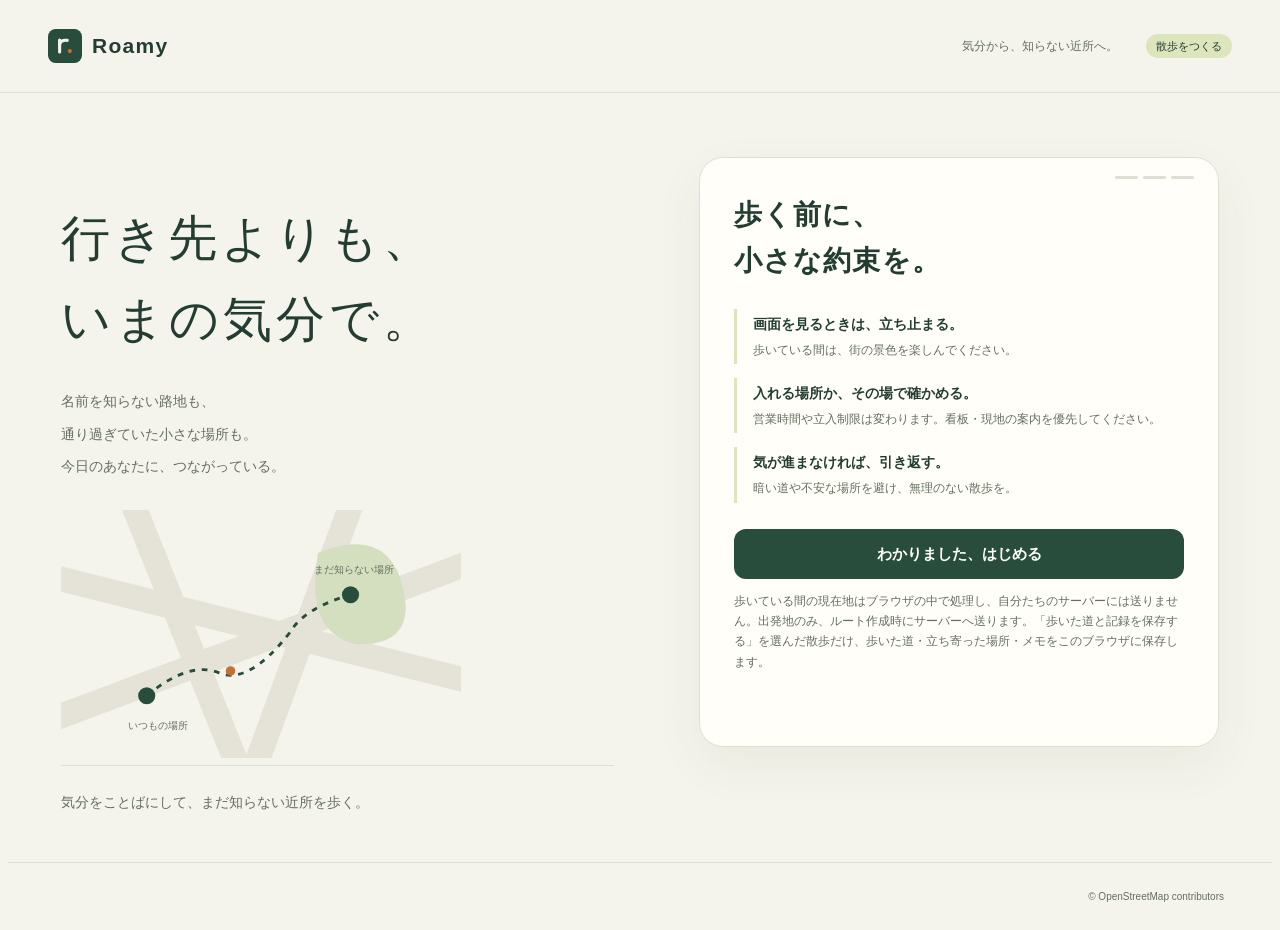
<file: web/index.html>
<!doctype html>
<html lang="ja">
<head>
  <meta charset="utf-8">
  <meta name="viewport" content="width=device-width,initial-scale=1,viewport-fit=cover">
  <meta name="color-scheme" content="light dark">
  <meta name="theme-color" content="#f5f4ec" media="(prefers-color-scheme: light)">
  <meta name="theme-color" content="#121a16" media="(prefers-color-scheme: dark)">
  <title>Roamy — 気分から、知らない近所へ</title>
  <link rel="icon" href="./icon.svg?v=2" type="image/svg+xml">
  <link rel="icon" href="./favicon-32.png?v=2" sizes="32x32" type="image/png">
  <link rel="apple-touch-icon" href="./apple-touch-icon.png?v=2">
  <link rel="manifest" href="./manifest.webmanifest?v=2">
  <meta name="apple-mobile-web-app-title" content="Roamy">
  <script>try{var t=JSON.parse(localStorage.getItem('yorimichi:theme'));if(t==='dark'||t==='light'){document.documentElement.dataset.theme=t;document.querySelectorAll('meta[name="theme-color"]').forEach(function(m){m.setAttribute('content',t==='dark'?'#121a16':'#f5f4ec');});}}catch(e){}</script>
  <link rel="stylesheet" href="./style.css">
  <script src="./app.js" type="module"></script>
</head>
<body>
  <header class="site-header">
    <a class="brand" href="./" aria-label="Roamy トップ"><img class="brand-icon" src="./icon.svg?v=2" alt="" width="34" height="34">Roamy</a>
    <span class="header-note">気分から、知らない近所へ。</span>
    <span id="mode-badge" class="badge"></span>
  </header>
  <div class="layout">
    <aside class="intro" aria-label="アプリについて">
      <h1>行き先よりも、<br>いまの気分で。</h1>
      <p>名前を知らない路地も、<br>通り過ぎていた小さな場所も。<br>今日のあなたに、つながっている。</p>
      <div class="walk-art" aria-hidden="true"><svg viewBox="0 0 420 260"><path class="art-street" d="M-10 70 L430 180 M70 -20 L190 280 M310 -20 L200 280 M-10 220 L430 55"/><path class="art-park" d="M270 45 Q345 15 360 85 Q372 143 309 141 Q255 128 270 45"/><path class="art-route" d="M90 195 Q135 158 166 171 T240 129 Q255 103 304 89"/><circle cx="90" cy="195" r="9"/><circle cx="304" cy="89" r="9"/><circle class="art-dot" cx="178" cy="169" r="5"/><text x="70" y="230">いつもの場所</text><text x="266" y="66">まだ知らない場所</text></svg></div>
      <p class="intro-foot">気分をことばにして、まだ知らない近所を歩く。</p>
    </aside>
    <main id="app" class="app-panel" tabindex="-1" aria-label="散歩をつくる"></main>
  </div>
  <footer class="site-footer"><span id="attribution">© OpenStreetMap contributors</span></footer>
  <noscript>このアプリを使うにはJavaScriptを有効にしてください。</noscript>
</body>
</html>
</file>
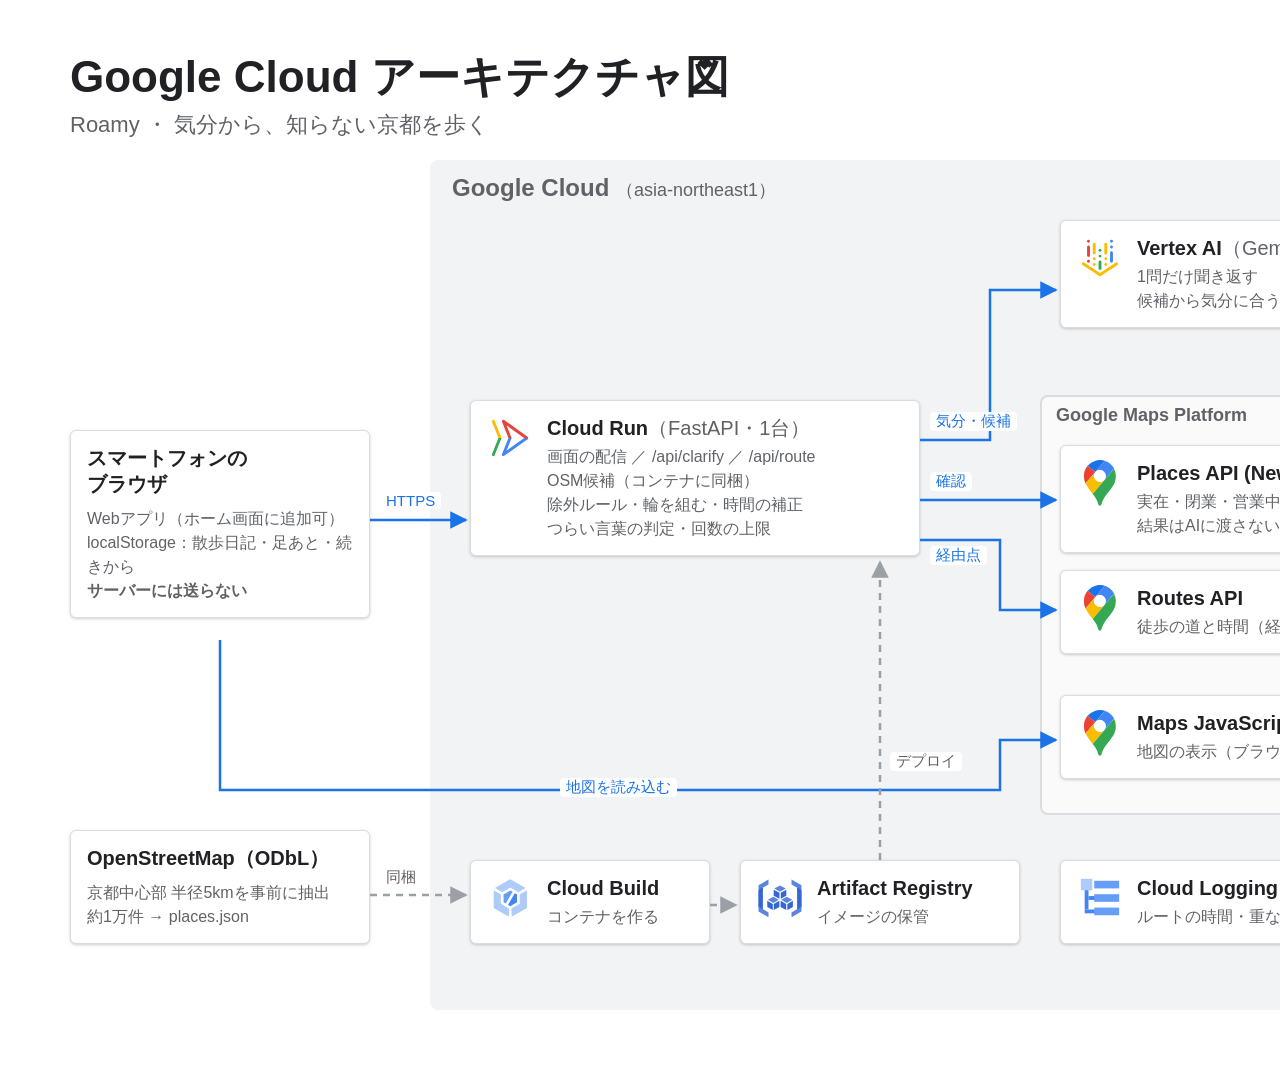
<file: docs/architecture/gcp-arch.html>
<!doctype html>
<html lang="ja"><head><meta charset="utf-8"><title>Roamy アーキテクチャ</title>
<style>
  :root{--ink:#202124;--muted:#5f6368;--line:#dadce0;--blue:#1a73e8;--gcp:#f1f3f4;}
  *{box-sizing:border-box;margin:0}
  body{width:1920px;height:1080px;position:relative;background:#fff;font-family:"Noto Sans CJK JP","Noto Sans JP","Yu Gothic UI","Yu Gothic","Meiryo",sans-serif;color:var(--ink)}
  .abs{position:absolute}
  h1{position:absolute;left:70px;top:48px;font-size:44px;font-weight:700}
  .sub{position:absolute;left:70px;top:110px;font-size:22px;color:var(--muted)}
  .gcp{background:var(--gcp);border-radius:8px}
  .gcp-title{font-size:24px;font-weight:700;color:var(--muted)}
  .grp{border:2px solid var(--line);border-radius:8px;background:#fafafa}
  .grp-title{font-size:18px;font-weight:700;color:var(--muted);position:absolute;left:16px;top:10px}
  .card{background:#fff;border:1px solid var(--line);border-radius:6px;box-shadow:0 1px 3px rgba(60,64,67,.25);display:flex;gap:14px;padding:14px 16px;align-items:flex-start}
  .icon{flex:none;width:46px;height:46px;border:2px dashed #bdc1c6;border-radius:8px;display:grid;place-items:center;font-size:11px;color:#9aa0a6}
  .name{font-size:20px;font-weight:700;line-height:1.3}
  .desc{font-size:16px;color:var(--muted);line-height:1.5;margin-top:4px}
  .lbl{position:absolute;font-size:15px;color:var(--blue);background:#fff;padding:0 6px;border-radius:4px;white-space:nowrap}
  .notes{border-left:4px solid var(--blue);padding:4px 0 4px 20px}
  .notes h3{font-size:22px;margin-bottom:14px}
  .notes li{font-size:18px;line-height:1.6;margin:0 0 10px 1.1em}
</style></head><body>
<h1>Google Cloud アーキテクチャ図</h1>
<p class="sub">Roamy ・ 気分から、知らない京都を歩く</p>

<div class="abs card" style="left:70px;top:430px;width:300px;flex-direction:column;gap:6px">
  <div class="name">スマートフォンの<br>ブラウザ</div>
  <div class="desc">Webアプリ（ホーム画面に追加可）<br>localStorage：散歩日記・足あと・続きから<br><b>サーバーには送らない</b></div>
</div>

<div class="abs card" style="left:70px;top:830px;width:300px;flex-direction:column;gap:6px">
  <div class="name">OpenStreetMap（ODbL）</div>
  <div class="desc">京都中心部 半径5kmを事前に抽出<br>約1万件 → places.json</div>
</div>

<div class="abs gcp" style="left:430px;top:160px;width:1050px;height:850px"></div>
<div class="abs gcp-title" style="left:452px;top:174px">Google Cloud <span style="font-weight:400;font-size:18px">（asia-northeast1）</span></div>

<div class="abs card" style="left:470px;top:400px;width:450px">
  <div class="icon" data-icon="cloud_run">icon</div>
  <div><div class="name">Cloud Run<span style="font-weight:400;color:var(--muted)">（FastAPI・1台）</span></div>
  <div class="desc">画面の配信 ／ /api/clarify ／ /api/route<br>OSM候補（コンテナに同梱）<br>除外ルール・輪を組む・時間の補正<br>つらい言葉の判定・回数の上限</div></div>
</div>

<div class="abs card" style="left:1060px;top:220px;width:380px">
  <div class="icon" data-icon="vertex_ai">icon</div>
  <div><div class="name">Vertex AI<span style="font-weight:400;color:var(--muted)">（Gemini）</span></div>
  <div class="desc">1問だけ聞き返す<br>候補から気分に合う番号を選ぶ</div></div>
</div>

<div class="abs grp" style="left:1040px;top:395px;width:420px;height:420px"></div>
<div class="abs grp-title" style="left:1056px;top:405px">Google Maps Platform</div>
<div class="abs card" style="left:1060px;top:445px;width:380px">
  <div class="icon" data-icon="places">icon</div>
  <div><div class="name">Places API (New)</div><div class="desc">実在・閉業・営業中を確認<br>結果はAIに渡さない</div></div>
</div>
<div class="abs card" style="left:1060px;top:570px;width:380px">
  <div class="icon" data-icon="routes">icon</div>
  <div><div class="name">Routes API</div><div class="desc">徒歩の道と時間（経由点つき）</div></div>
</div>
<div class="abs card" style="left:1060px;top:695px;width:380px">
  <div class="icon" data-icon="maps_js">icon</div>
  <div><div class="name">Maps JavaScript API</div><div class="desc">地図の表示（ブラウザ用キー）</div></div>
</div>

<div class="abs card" style="left:470px;top:860px;width:240px">
  <div class="icon" data-icon="cloud_build">icon</div><div><div class="name">Cloud Build</div><div class="desc">コンテナを作る</div></div>
</div>
<div class="abs card" style="left:740px;top:860px;width:280px">
  <div class="icon" data-icon="artifact_registry">icon</div><div><div class="name">Artifact Registry</div><div class="desc">イメージの保管</div></div>
</div>
<div class="abs card" style="left:1060px;top:860px;width:380px">
  <div class="icon" data-icon="cloud_logging">icon</div><div><div class="name">Cloud Logging</div><div class="desc">ルートの時間・重なりを集計</div></div>
</div>

<div class="abs notes" style="left:1530px;top:220px;width:330px">
  <h3>設計のポイント</h3>
  <ul>
    <li>気分はAI、事実は地図、時間はコード</li>
    <li>Placesの結果はGeminiに渡さない</li>
    <li>サーバー用キーとブラウザ用キーを分け、使えるAPIとサイトを制限</li>
    <li>データベースなし。記録は利用者のブラウザだけ</li>
    <li>Geminiが落ちてもルールだけで道を作る</li>
  </ul>
</div>

<svg class="abs" style="left:0;top:0" width="1920" height="1080">
  <defs><marker id="a" viewBox="0 0 10 10" refX="9" refY="5" markerWidth="7" markerHeight="7" orient="auto"><path d="M0,0 L10,5 L0,10 z" fill="#1a73e8"/></marker>
  <marker id="g" viewBox="0 0 10 10" refX="9" refY="5" markerWidth="7" markerHeight="7" orient="auto"><path d="M0,0 L10,5 L0,10 z" fill="#9aa0a6"/></marker></defs>
  <g stroke="#1a73e8" stroke-width="2.5" fill="none" marker-end="url(#a)">
    <path d="M370 520 H466"/>
    <path d="M920 440 H990 V290 H1056"/>
    <path d="M920 500 H1056"/>
    <path d="M920 540 H1000 V610 H1056"/>
    <path d="M220 640 V790 H1000 V740 H1056"/>
  </g>
  <g stroke="#9aa0a6" stroke-width="2.5" fill="none" stroke-dasharray="7 6" marker-end="url(#g)">
    <path d="M370 895 H466"/>
    <path d="M710 905 H736"/>
    <path d="M880 860 V562"/>
  </g>
</svg>
<div class="lbl" style="left:380px;top:492px">HTTPS</div>
<div class="lbl" style="left:930px;top:412px">気分・候補</div>
<div class="lbl" style="left:930px;top:472px">確認</div>
<div class="lbl" style="left:930px;top:546px">経由点</div>
<div class="lbl" style="left:560px;top:778px">地図を読み込む</div>
<div class="lbl" style="left:380px;top:868px;color:#5f6368">同梱</div>
<div class="lbl" style="left:890px;top:752px;color:#5f6368">デプロイ</div>
<script>
document.querySelectorAll('[data-icon]').forEach(box=>{
  const key=box.dataset.icon, img=new Image(); img.width=46; img.height=46; img.alt='';
  const tryExt=exts=>{ if(!exts.length) return; img.onerror=()=>tryExt(exts.slice(1)); img.src=`icons/${key}.${exts[0]}`; };
  img.onload=()=>{ box.replaceChildren(img); box.style.border='0'; };
  tryExt(['svg','png']);
});
</script>
</body></html>
</file>
<file: web/style.css>
/* Roamy 画面の見た目
   色の役割：緑＝基本の色、オレンジ＝「次の場所」と進み具合だけ、青＝現在地（Googleマップの表示に合わせる） */
:root {
  color-scheme: light dark;
  --paper: #f5f4ec;
  --surface: #fffef9;
  --ink: #233d32;
  --muted: #646f5f;
  --line: #dedfd3;
  --green: #294d3c;
  --on-green: #fffef9;
  --lime: #dce5bc;
  --hover: #eaf0dd;
  --orange: #c46f34;
  --field: #ffffff;
  --field-line: #cdd2c4;
  --placeholder: #979e90;
  --error: #9b3b2f;
  --error-bg: #fbede7;
  --caution: #7b5418;
  --caution-bg: #f6eedb;
  --note: #eef1df;
  --map-bg: #e9ecdf;
  --road: #faf9f3;
  --park: #d3dfbe;
  --street-art: #e5e3d8;
  --shadow: 0 18px 50px rgba(35, 61, 50, .06);
  --float: 0 4px 14px rgba(20, 35, 28, .18);
  --mincho: "Hiragino Mincho ProN", "Yu Mincho", "YuMincho", serif;
  --gothic: -apple-system, BlinkMacSystemFont, "Hiragino Kaku Gothic ProN", "Hiragino Sans", "Yu Gothic", "YuGothic", sans-serif;
  font-family: var(--gothic);
  color: var(--ink);
  background: var(--paper);
  font-size: 15px;
  line-height: 1.7;
}

/* 7. ダークモード：端末の設定が暗いときに自動で切り替える */
/* 端末の設定がダークのとき（ホームで「ふつう」を選んだ場合を除く） */
@media (prefers-color-scheme: dark) {
  :root:not([data-theme="light"]) {
    --paper: #121a16;
    --surface: #18221d;
    --ink: #e4e9dc;
    --muted: #9ba696;
    --line: #2d3933;
    --green: #b5cf9f;
    --on-green: #132017;
    --lime: #2b3a2c;
    --hover: #22302a;
    --orange: #e6a06a;
    --field: #0f1612;
    --field-line: #3a473f;
    --placeholder: #6f7a6c;
    --error: #f2a596;
    --error-bg: #3b211c;
    --caution: #e7c47f;
    --caution-bg: #302816;
    --note: #1f2a22;
    --map-bg: #1d2822;
    --road: #2a3730;
    --park: #25352a;
    --street-art: #212c26;
    --shadow: none;
    --float: 0 4px 14px rgba(0, 0, 0, .45);
  }
}
/* ホームで「ナイト」を選んだとき */
:root[data-theme="dark"] {
  color-scheme: dark;
  --paper: #121a16;
  --surface: #18221d;
  --ink: #e4e9dc;
  --muted: #9ba696;
  --line: #2d3933;
  --green: #b5cf9f;
  --on-green: #132017;
  --lime: #2b3a2c;
  --hover: #22302a;
  --orange: #e6a06a;
  --field: #0f1612;
  --field-line: #3a473f;
  --placeholder: #6f7a6c;
  --error: #f2a596;
  --error-bg: #3b211c;
  --caution: #e7c47f;
  --caution-bg: #302816;
  --note: #1f2a22;
  --map-bg: #1d2822;
  --road: #2a3730;
  --park: #25352a;
  --street-art: #212c26;
  --shadow: none;
  --float: 0 4px 14px rgba(0, 0, 0, .45);
}
:root[data-theme="light"] { color-scheme: light; }


/* ---- 基本 ---- */
* { box-sizing: border-box; }
body { margin: 0; background: var(--paper); }
h1, h2, h3, p { margin: 0; }
h2 { font-family: var(--mincho); font-size: 28px; line-height: 1.65; font-weight: 600; letter-spacing: .04em; }
h3 { font-size: 17px; }
small { font-size: 12px; }
a { color: inherit; text-underline-offset: 4px; }
button, input, textarea, select { font: inherit; color: inherit; -webkit-tap-highlight-color: transparent; }
button { cursor: pointer; touch-action: manipulation; }
button:disabled { opacity: .5; cursor: wait; }
:focus-visible { outline: 3px solid var(--ink); outline-offset: 3px; }
[hidden] { display: none !important; }

/* ---- ヘッダー・左側の紹介 ---- */
.site-header { max-width: 1360px; margin: auto; padding: 28px 48px; display: flex; align-items: center; gap: 28px; border-bottom: 1px solid var(--line); }
.brand { display: flex; align-items: center; gap: 10px; text-decoration: none; font-size: 21px; font-weight: 700; letter-spacing: .06em; white-space: nowrap; }
.brand-icon { display: block; width: 34px; height: 34px; flex: none; }
.brand-mark { background: var(--green); color: var(--on-green); border-radius: 50%; width: 35px; height: 35px; display: grid; place-items: center; font-size: 25px; }
.brand-en { font-size: 9px; letter-spacing: .18em; align-self: flex-end; margin-bottom: 6px; color: var(--muted); }
.header-note { font-size: 12px; color: var(--muted); margin-left: auto; }
.badge { font-size: 11px; padding: 3px 10px; background: var(--lime); border-radius: 30px; white-space: nowrap; }

.layout { max-width: 1230px; margin: 64px auto 44px; display: grid; grid-template-columns: 1fr 520px; gap: 85px; padding: 0 36px; align-items: start; }
.intro { padding-top: 42px; position: sticky; top: 30px; }
.intro h1 { font-family: var(--mincho); font-size: 49px; line-height: 1.65; letter-spacing: .08em; font-weight: 500; margin: 0 0 25px; }
.intro > p { color: var(--muted); line-height: 2.3; font-size: 14px; }
.walk-art { margin-top: 28px; max-width: 400px; }
.walk-art svg { width: 100%; fill: var(--green); }
.art-street { fill: none; stroke: var(--street-art); stroke-width: 26; }
.art-park { fill: var(--park); }
.art-route { fill: none; stroke: var(--green); stroke-width: 3; stroke-dasharray: 6 7; }
.art-dot { fill: var(--orange); }
.walk-art text { fill: var(--muted); font-size: 11px; }
.intro-foot { border-top: 1px solid var(--line); padding-top: 20px; font-size: 12px; color: var(--muted); }

/* ---- アプリの枠 ---- */
.app-panel { position: relative; background: var(--surface); border: 1px solid var(--line); border-radius: 24px; padding: 34px; min-height: 590px; box-shadow: var(--shadow); outline: none; }
/* 進み具合の線は右上の角に重ね、行の高さを取らない（見出しの文字を消したので、空白ができないように） */
.step-top { position: absolute; top: 18px; right: 24px; margin: 0; }
.step-label { display: none; }
.progress { display: flex; gap: 5px; }
.progress i { display: block; width: 23px; height: 3px; background: var(--line); border-radius: 2px; }
.progress i.active { background: var(--orange); }

.lead { color: var(--muted); font-size: 13px; margin: 13px 0 25px; }
.subtle { font-size: 12px; color: var(--muted); margin-top: 12px; }
.pill { display: inline-block; border: 1px solid var(--line); border-radius: 30px; padding: 4px 13px; font-size: 12px; margin-bottom: 15px; background: var(--paper); }
.field { display: block; font-size: 13px; font-weight: 600; margin: 22px 0 8px; }
.text-field { display: block; width: 100%; border: 1px solid var(--field-line); border-radius: 12px; background: var(--field); padding: 14px; color: var(--ink); }
textarea.text-field { min-height: 120px; resize: vertical; }
.text-field::placeholder, .notebook::placeholder { color: var(--placeholder); }

/* ボタン：↗ は外へ歩き出すボタン（.go）にだけ付ける */
.primary, .secondary, .text-button { border-radius: 12px; min-height: 50px; padding: 12px 18px; font-weight: 600; }
.primary { background: var(--green); color: var(--on-green); border: 0; width: 100%; display: flex; justify-content: center; align-items: center; gap: 10px; margin-top: 26px; }
.primary.go::after { content: "↗"; font-size: 20px; font-weight: 400; }
.secondary { background: var(--paper); color: var(--ink); border: 1px solid var(--line); }
.secondary.wide { width: 100%; margin-top: 12px; }
.text-button { background: transparent; border: 0; color: var(--muted); min-height: 44px; padding: 8px 4px; font-size: 13px; }
.secondary:hover, .choice:hover { background: var(--hover); }
.actions { display: flex; gap: 12px; align-items: center; margin-top: 18px; flex-wrap: wrap; }
.actions > * { flex: 1; }
.error { padding: 13px 15px; background: var(--error-bg); color: var(--error); border-radius: 10px; font-size: 13px; margin: 15px 0; }

/* ---- 初回の注意（4. 番号をやめ、左の線でまとめる） ---- */
.notice-list { padding: 0; list-style: none; margin: 25px 0; display: grid; gap: 14px; }
.notice-list li { border-left: 3px solid var(--lime); padding: 4px 0 4px 16px; }
.notice-list b { font-size: 14px; display: block; }
.notice-list p { font-size: 12px; color: var(--muted); margin-top: 3px; }

/* ---- 選択肢・入力 ---- */
.choice-list { margin-top: 20px; }
#setup-form { margin-top: 20px; }
.choice { display: block; text-align: left; width: 100%; background: transparent; border: 1px solid var(--line); padding: 16px 17px; border-radius: 12px; color: var(--ink); margin: 10px 0; font-size: 14px; }
.divider { display: flex; align-items: center; gap: 12px; color: var(--muted); font-size: 11px; margin: 20px 0; }
.divider::before, .divider::after { content: ""; height: 1px; background: var(--line); flex: 1; }
.duration-options { display: flex; gap: 10px; }
.duration-option { flex: 1; }
.duration-option input { position: absolute; opacity: 0; }
.duration-option span { display: block; border: 1px solid var(--line); border-radius: 12px; padding: 12px; text-align: center; font-size: 14px; }
.duration-option input:checked + span { background: var(--green); color: var(--on-green); border-color: var(--green); }
.duration-option input:focus-visible + span { outline: 3px solid var(--ink); outline-offset: 3px; }
.coords { display: grid; grid-template-columns: 1fr 1fr; gap: 12px; }
.coords .field { margin-top: 12px; }
.coords input { padding: 10px; min-width: 0; }
.check { display: flex; gap: 10px; align-items: flex-start; font-size: 13px; margin-top: 18px; }
.check input { width: 18px; height: 18px; margin-top: 3px; accent-color: var(--green); }

/* ---- 地図 ---- */
.map { height: 250px; border-radius: 14px; overflow: hidden; background: var(--map-bg); margin-top: 16px; position: relative; isolation: isolate; }
.map svg { display: block; width: 100%; height: 100%; }
.map-label { font-size: 11px; color: var(--muted); margin-top: 6px; }
.mock-ground { fill: var(--map-bg); }
.mock-road { fill: none; stroke: var(--road); stroke-width: 24; }
.mock-park { fill: var(--park); }
.map-pin { fill: var(--green); stroke: var(--surface); stroke-width: 3; }
.map-pin-label { fill: var(--on-green); font-size: 11px; }
.map-line { fill: none; stroke: var(--green); stroke-width: 4; stroke-dasharray: 7 5; }
.map-note { display: none; } /* 説明は地図の下・上の欄に出す */
.attribution { display: flex; flex-wrap: wrap; gap: 4px 12px; font-size: 10px; color: var(--muted); margin-top: 10px; }
.sources { font-size: 11px; color: var(--muted); margin-top: 10px; display: flex; gap: 8px; flex-wrap: wrap; }
.mock-tools { border: 1px dashed var(--field-line); padding: 12px; border-radius: 10px; margin-top: 16px; font-size: 12px; background: var(--paper); }
.mock-tools p { margin-bottom: 8px; }
.mock-tools button { font-size: 12px; padding: 6px 10px; min-height: 40px; }

/* ---- 9. 待ち時間：入力した言葉を大きく見せる ---- */
.waiting { text-align: center; padding-top: 40px; }
.loader { width: 44px; height: 44px; border-radius: 50%; border: 2px solid var(--line); border-top-color: var(--orange); margin: 0 auto 28px; animation: turn 1.4s linear infinite; }
@keyframes turn { to { transform: rotate(360deg); } }
.waiting-word { font-family: var(--mincho); font-size: 34px; line-height: 1.5; letter-spacing: .06em; overflow-wrap: anywhere; margin-bottom: 14px; }
.waiting h2 { font-family: var(--gothic); font-size: 16px; font-weight: 600; letter-spacing: .02em; line-height: 1.8; }
.time { font-variant-numeric: tabular-nums; color: var(--muted); font-size: 12px; margin: 12px 0; }

/* ---- 3. ルート：場所を線でつないだ「道のり」 ---- */
.summary { display: flex; justify-content: space-between; align-items: flex-end; gap: 12px; border-bottom: 1px solid var(--line); padding-bottom: 14px; }
.summary-time { white-space: nowrap; font-size: 13px; color: var(--muted); }
.summary-time strong { font-size: 30px; font-weight: 500; color: var(--ink); margin-right: 3px; font-variant-numeric: tabular-nums; }
/* 結果画面はタイトル・説明より地図を優先する。出発地選択の地図は従来の大きさ。 */
/* ルート画面：気分の言葉を見出しに、場所の数と時間を添える */
.app-panel:has(.route-head) { padding-top: 24px; }
.route-head { display: grid; gap: 4px; }
.route-title { font-size: 26px; line-height: 1.5; overflow-wrap: anywhere; display: -webkit-box; -webkit-line-clamp: 3; -webkit-box-orient: vertical; overflow: hidden; }
.route-meta { display: flex; flex-wrap: wrap; align-items: baseline; gap: 2px 14px; font-size: 13px; color: var(--muted); }
.route-meta strong { font-size: 22px; font-weight: 500; color: var(--ink); margin: 0 2px 0 4px; font-variant-numeric: tabular-nums; }
.route-interpretation { font-size: 14px; line-height: 1.9; margin-top: 18px; }
.route-overview { display: flex; align-items: baseline; gap: 10px; }
.route-note { font-size: 11px; color: var(--muted); margin-top: -2px; }
.route-overview .subtle { margin: 0; }
.route-overview .summary-time strong { font-size: 26px; margin: 0 2px 0 4px; }
.map.route-map { height: clamp(320px, 58vh, 600px); height: clamp(320px, 58svh, 600px); margin-top: 14px; }
.trail { list-style: none; padding: 0; margin: 22px 0 0; }
.trail > li { position: relative; padding-left: 42px; }
.trail > li::before { content: ""; position: absolute; left: 13px; top: 0; bottom: 0; border-left: 2px dotted var(--green); }
.trail-start::before { top: 50% !important; }
.trail-stop:last-child::before { bottom: auto !important; height: 28px; }
.trail-dot { position: absolute; left: 0; top: 14px; z-index: 1; width: 28px; height: 28px; border-radius: 50%; background: var(--surface); border: 2px solid var(--green); display: grid; place-items: center; font-size: 12px; font-weight: 700; }
.trail-start { padding-top: 6px; padding-bottom: 6px; font-size: 13px; }
.trail-start .trail-dot { width: 14px; height: 14px; left: 7px; top: 50%; transform: translateY(-50%); background: var(--green); }
.trail-leg { padding-top: 6px; padding-bottom: 6px; font-size: 11px; color: var(--muted); }
.trail-stop { display: grid; grid-template-columns: 1fr auto; gap: 8px; padding-top: 14px; padding-bottom: 14px; }
.trail-body h3 { font-size: 16px; line-height: 1.5; }
.trail-body p { font-size: 13px; margin-top: 2px; }
.trail-body a { display: inline-block; font-size: 11px; margin-top: 6px; }
.place-kind { display: block; font-size: 11px; color: var(--muted); }
.remove { align-self: start; background: transparent; border: 0; color: var(--muted); font-size: 11px; min-height: 44px; min-width: 44px; padding: 8px 4px; text-decoration: underline; text-underline-offset: 3px; }
.remove:hover { color: var(--ink); }
.warning { display: inline-block; font-size: 12px !important; color: var(--caution); background: var(--caution-bg); border-radius: 8px; padding: 4px 10px; margin-top: 8px !important; }
.warning::before { content: "△ "; }

/* ---- 1. 歩行中：地図を主役に、下に重なるパネル ---- */
/* overflow: hidden だと「着いた」の固定表示が効かないため clip を使う */
.app-panel:has(.walk-screen) { padding: 0; overflow: clip; }
.walk-map-wrap { position: relative; }
.map.walk-map { height: 420px; margin: 0; border-radius: 0; }
.map-notes { position: absolute; top: 10px; left: 10px; max-width: 58%; display: grid; gap: 6px; justify-items: start; z-index: 2; }
.map-notes .attribution, .map-notes .map-label { margin: 0; background: var(--surface); padding: 3px 8px; border-radius: 8px; box-shadow: var(--float); }
.map-tools { position: absolute; top: 10px; right: 10px; z-index: 2; display: flex; flex-direction: column; align-items: flex-end; gap: 8px; }
.map-button { border: 1px solid var(--line); background: var(--surface); color: var(--ink); border-radius: 999px; min-height: 40px; padding: 6px 14px; font-size: 12px; font-weight: 600; box-shadow: var(--float); }
.map-button[aria-pressed="true"] { background: var(--green); color: var(--on-green); border-color: var(--green); }
.sheet { position: relative; z-index: 3; margin-top: -22px; background: var(--surface); border-radius: 22px 22px 0 0; padding: 10px 30px 24px; }
.sheet-handle { display: block; width: 40px; height: 4px; border-radius: 2px; background: var(--line); margin: 0 auto 14px; }
.sheet-step { font-size: 12px; font-weight: 600; color: var(--orange); }
.walk-distance { font-size: 58px; font-weight: 400; line-height: 1.1; letter-spacing: -.03em; margin: 6px 0 4px; font-variant-numeric: tabular-nums; }
.walk-distance small { font-size: 20px; letter-spacing: 0; margin-left: 4px; }
.walk-direction { font-size: 13px; color: var(--muted); }
.next-place { margin-top: 18px; padding-top: 16px; border-top: 1px solid var(--line); }
.next-place h3 { display: flex; align-items: center; gap: 8px; }
.next-place h3::before { content: ""; flex: none; width: 10px; height: 10px; border-radius: 50%; background: var(--orange); }
.next-place p { font-size: 13px; color: var(--muted); margin-top: 4px; }
.geo-status { font-size: 12px; color: var(--muted); margin-top: 14px; }
.sheet-action { position: sticky; bottom: 0; z-index: 4; margin: 0 -6px; padding: 16px 6px calc(14px + env(safe-area-inset-bottom)); background: linear-gradient(to bottom, transparent, var(--surface) 35%); }
.sheet-action .primary { margin: 0; }
.sheet-links { display: flex; gap: 8px; flex-wrap: wrap; margin-top: 8px; }

/* ---- 5. メモ：散歩の手帳 ---- */
.question { font-size: 30px; line-height: 1.75; margin-top: 10px; }
.notebook { display: block; width: 100%; min-height: calc(2.2em * 4); resize: vertical; border: 0; border-top: 1px solid var(--line); border-radius: 0; padding: 0 2px; color: var(--ink); font-family: var(--mincho); font-size: 16px; line-height: 2.2em; background: transparent repeating-linear-gradient(to bottom, transparent 0, transparent calc(2.2em - 1px), var(--line) calc(2.2em - 1px), var(--line) 2.2em); background-attachment: local; }
.notebook:focus-visible { outline: none; box-shadow: inset 3px 0 0 var(--green); padding-left: 12px; }

/* ---- 6. 歩いた記録：日ごとの日記 ---- */
.diary-title { font-size: 30px; }
.diary-day { margin-top: 28px; }
.diary-date { font-size: 13px; color: var(--muted); padding-bottom: 6px; border-bottom: 1px solid var(--line); }
.walk-log { list-style: none; padding: 0; margin: 0; }
.walk-log > li { padding: 16px 0 18px; border-bottom: 1px dashed var(--line); }
.walk-log-head { display: flex; gap: 8px; align-items: center; font-size: 12px; color: var(--muted); font-variant-numeric: tabular-nums; }
.walk-log-mood { font-family: var(--mincho); font-size: 22px; line-height: 1.5; margin-top: 2px; overflow-wrap: anywhere; }
.walk-log-pref { font-size: 12px; color: var(--muted); }
.visit-list { list-style: none; position: relative; margin: 12px 0 0; padding: 0 0 0 22px; }
.visit-list::before { content: ""; position: absolute; left: 4px; top: 12px; bottom: 12px; border-left: 2px dotted var(--field-line); }
.visit-list li { position: relative; padding: 6px 0; }
.visit-list li::before { content: ""; position: absolute; left: -22px; top: 13px; width: 10px; height: 10px; border-radius: 50%; background: var(--surface); border: 2px solid var(--green); }
.visit-list b { display: block; font-size: 14px; }
.note { font-family: var(--mincho); font-size: 14px; line-height: 1.9; background: var(--note); border-radius: 2px 12px 12px 12px; padding: 8px 12px; margin-top: 6px; white-space: pre-wrap; overflow-wrap: anywhere; }

/* ---- 完了・案内 ---- */
.finish-mark { font-size: 55px; margin: 35px 0; color: var(--green); }
.blocked { padding: 40px 0; }
.blocked p { font-size: 16px; line-height: 2; white-space: pre-wrap; }

.site-footer { max-width: 1264px; margin: 0 auto; display: flex; justify-content: flex-end; gap: 20px; padding: 25px 48px calc(25px + env(safe-area-inset-bottom)); font-size: 10px; color: var(--muted); border-top: 1px solid var(--line); }

/* ---- ホームの入口・歩いた道の地図 ---- */
.home-links { display: grid; grid-template-columns: repeat(auto-fit, minmax(140px, 1fr)); gap: 10px; margin-top: 18px; }
.home-links .secondary { min-height: 46px; font-size: 13px; }
.track-line { fill: none; stroke: var(--green); stroke-width: 3; stroke-linecap: round; stroke-linejoin: round; opacity: .55; }
.track-line.latest { stroke-width: 4; opacity: .95; }
.legend { list-style: none; display: flex; flex-wrap: wrap; gap: 6px 18px; padding: 0; margin: 10px 0 0; font-size: 12px; color: var(--muted); }
.legend li { display: flex; align-items: center; gap: 6px; }
.legend-line { display: inline-block; width: 24px; height: 4px; border-radius: 2px; background: #5f8a6f; opacity: .6; }
.legend-line.latest { height: 5px; background: #294d3c; opacity: 1; }
.legend-dot { display: inline-block; width: 10px; height: 10px; border-radius: 50%; background: #fffef9; border: 2px solid #294d3c; }
.track-visit { fill: var(--surface); stroke: var(--green); stroke-width: 2; }

/* ---- アプリ内の確認（ブラウザの確認ダイアログの代わり） ---- */
.ask-backdrop { position: fixed; inset: 0; z-index: 1000; display: grid; place-items: end center; padding: 16px 16px calc(16px + env(safe-area-inset-bottom)); background: rgba(10, 20, 15, .45); }
.ask { width: min(100%, 440px); background: var(--surface); color: var(--ink); border-radius: 18px; padding: 22px 20px 18px; box-shadow: var(--float); }
.ask p { white-space: pre-line; font-size: 15px; line-height: 1.8; }
.ask-actions { display: grid; grid-template-columns: 1fr 1fr; gap: 10px; margin-top: 18px; }
.ask-actions .primary { margin: 0; }
.primary.danger { background: var(--error); color: #fff; }
@media (min-width: 761px) { .ask-backdrop { place-items: center; } }

/* ---- 歩いた記録：1件ずつ消す ---- */
.log-delete { margin-left: auto; background: transparent; border: 0; color: var(--muted); font-size: 11px; min-height: 36px; padding: 4px 2px; text-decoration: underline; text-underline-offset: 3px; }
.log-delete:hover { color: var(--error); }

/* ---- 気分を選ぶ：4つ目の選択肢として自分の言葉を書く ---- */
.choice-free { display: flex; align-items: center; gap: 8px; padding: 6px 6px 6px 17px; cursor: text; }
.free-input { flex: 1; min-width: 0; min-height: 44px; border: 0; background: transparent; color: var(--ink); font-size: 16px; padding: 0; outline: none; }
.free-input::placeholder { color: var(--placeholder); }
.choice-free:focus-within { border-color: var(--green); }
.free-go { flex: none; width: 40px; height: 40px; border: 0; border-radius: 10px; background: var(--green); color: var(--on-green); font-size: 18px; }
.free-guide { font-size: 12px; color: var(--placeholder); margin: 2px 0 0 4px; }
.visually-hidden { position: absolute; width: 1px; height: 1px; overflow: hidden; clip: rect(0 0 0 0); white-space: nowrap; }

/* ---- 歩行中：次の場所のそばに来たとき ---- */
.near-note { margin-top: 14px; padding: 10px 12px; border-radius: 10px; background: var(--lime); color: var(--ink); font-size: 14px; font-weight: 600; }
#arrive[data-near="true"] { box-shadow: 0 0 0 4px color-mix(in srgb, var(--orange) 45%, transparent); }

/* ---- ホーム：表示の切り替え ---- */

/* ホームの設定：上に名前、下に楕円の ON / OFF。言語の切り替えも同じ形で横に並べられる */
.prefs { display: flex; flex-wrap: wrap; gap: 12px 20px; margin-bottom: 22px; }
.pref { display: grid; justify-items: center; gap: 6px; }
.pref-label { font-size: 12px; font-weight: 600; text-align: center; line-height: 1.3; }
.pref-label small { display: block; font-size: 10px; font-weight: 400; color: var(--muted); }
.seg { display: inline-flex; padding: 3px; border-radius: 999px; background: var(--line); }
.seg button { border: 0; background: transparent; color: var(--muted); border-radius: 999px; min-width: 54px; min-height: 32px; padding: 0 12px; font-size: 12px; font-weight: 700; letter-spacing: .04em; }
.seg button[aria-checked="true"] { background: var(--green); color: var(--on-green); box-shadow: 0 1px 4px rgba(0, 0, 0, .15); }

/* ---- 歩行中：歩いた道の記録の状態と切り替え ---- */
.track-row { display: flex; align-items: center; margin-top: 14px; }
.track-state { display: flex; align-items: center; gap: 8px; font-size: 13px; }
.track-state::before { content: ""; flex: none; width: 9px; height: 9px; border-radius: 50%; background: var(--muted); }
.track-state[data-state="on"]::before { background: #d64545; animation: rec 1.6s ease-in-out infinite; }
@keyframes rec { 50% { opacity: .3; } }

/* ---- 画面幅 ---- */
@media (max-width: 950px) {
  .layout { grid-template-columns: 1fr 470px; gap: 30px; padding: 0 25px; margin-top: 35px; }
  .intro h1 { font-size: 37px; }
  .brand-en { display: none; }
  .site-header { padding: 22px 25px; }
}

@media (max-width: 760px) {
  .site-header { padding: 14px 18px; gap: 10px; }
  .brand { font-size: 18px; gap: 8px; }
  .brand-icon { width: 30px; height: 30px; }
  .brand-mark { width: 30px; height: 30px; font-size: 21px; }
  .header-note { display: none; }
  .site-header .badge { margin-left: auto; }
  .layout { display: block; margin: 20px auto 30px; padding: 0 14px; max-width: 530px; }
  .intro { display: none; }
  .app-panel { padding: 24px 20px; min-height: 570px; border-radius: 20px; }
  h2 { font-size: 25px; }
  .question, .diary-title { font-size: 26px; }
  .step-top { top: 14px; right: 20px; }
  .coords { gap: 8px; }
  /* iPhoneで入力欄が自動で拡大されないよう16px以上にする */
  .text-field, .notebook { font-size: 16px; }

  /* 2. 主なボタンを画面の下に固定し、親指が届く位置に置く */
  #mood-form .primary, #setup-form .primary, #reflect-form .primary, #start {
    position: sticky; bottom: calc(12px + env(safe-area-inset-bottom)); z-index: 5; box-shadow: var(--float);
  }

  /* 1. 歩行中は地図を画面の端まで広げる */
  .layout:has(.walk-screen) { padding: 0; margin-top: 0; max-width: none; }
  .app-panel:has(.walk-screen) { border: 0; border-radius: 0; min-height: 0; box-shadow: none; }
  .map.walk-map { height: 56vh; height: 56svh; min-height: 300px; }
  .sheet { padding: 10px 20px 20px; }
  .walk-distance { font-size: 52px; }

  .site-footer { padding: 18px 18px calc(18px + env(safe-area-inset-bottom)); font-size: 9px; flex-wrap: wrap; gap: 8px; }
}

@media (prefers-reduced-motion: reduce) {
  *, *::before, *::after { animation: none !important; scroll-behavior: auto !important; }
}
</file>
